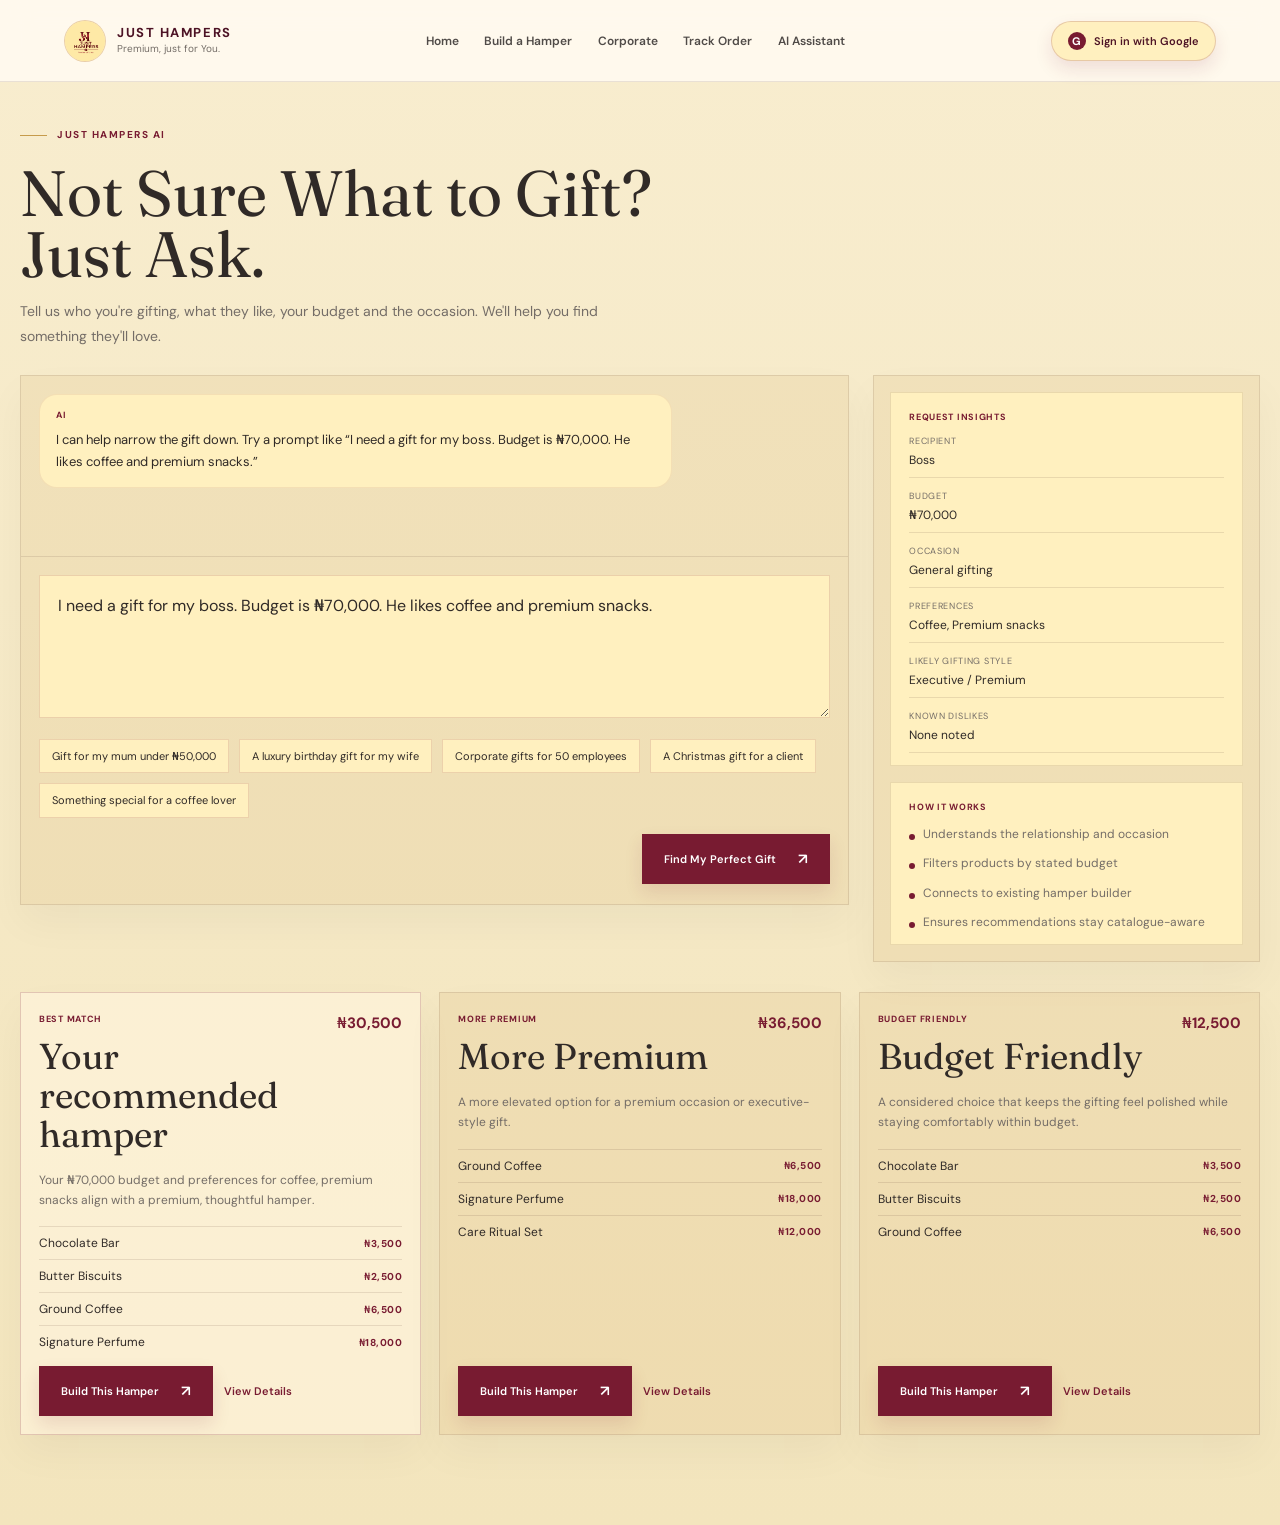
<file: ai.html>
<!doctype html>
<html lang="en">
<head>
  <meta charset="utf-8">
  <meta name="viewport" content="width=device-width, initial-scale=1">
  <meta name="theme-color" content="#fff0bf">
  <meta name="description" content="Ask Just Hampers AI for gift ideas, budget-aware hampers and premium gifting suggestions.">
  <title>JUST HAMPERS AI | Just Hampers</title>
  <link rel="preconnect" href="https://fonts.googleapis.com">
  <link rel="preconnect" href="https://fonts.gstatic.com" crossorigin>
  <link href="https://fonts.googleapis.com/css2?family=DM+Sans:wght@400;500;600;700&family=Fraunces:opsz,wght@9..144,400;9..144,500;9..144,600&display=swap" rel="stylesheet">
  <link rel="icon" type="image/jpeg" href="justhamperlogo.jpeg">
  <link rel="stylesheet" href="styles.css">
  <link rel="stylesheet" href="ai.css">
  <script defer src="js/auth.js"></script>
  <script defer src="js/data.js"></script>
  <script defer src="js/builder-data.js"></script>
  <script defer src="js/ai.js"></script>
</head>
<body class="ai-body">
  <a class="skip-link" href="#ai-main">Skip to AI assistant</a>
  <header class="site-header ai-header">
    <a class="brand" href="index.html" aria-label="Just Hampers home">
      <img class="brand-mark" src="justhamperlogo.jpeg" alt="" width="46" height="46">
      <span class="brand-copy"><strong>JUST HAMPERS</strong><small>Premium, just for You.</small></span>
    </a>
    <button class="menu-toggle" type="button" aria-label="Open AI navigation" aria-expanded="false" aria-controls="ai-navigation">
      <span></span><span></span>
    </button>
    <nav class="ai-navigation" id="ai-navigation" aria-label="AI navigation">
      <a href="index.html">Home</a>
      <a href="builder.html">Build a Hamper</a>
      <a href="corporate.html">Corporate</a>
      <a href="tracking.html">Track Order</a>
      <a href="ai.html" aria-current="page">AI Assistant</a>
    </nav>
    <div class="auth-widget auth-widget-inline" data-auth-root aria-live="polite"></div>
  </header>

  <main class="ai-page" id="ai-main">
    <section class="ai-intro" aria-labelledby="ai-title">
      <p class="eyebrow"><span class="eyebrow-line"></span> JUST HAMPERS AI</p>
      <h1 id="ai-title">Not Sure What to Gift? Just Ask.</h1>
      <p>Tell us who you're gifting, what they like, your budget and the occasion. We'll help you find something they'll love.</p>
    </section>

    <section class="ai-shell" aria-label="Gifting assistant shell">
      <div class="ai-chat-panel">
        <div class="chat-thread" id="chat-thread" aria-live="polite">
          <div class="message assistant-message">
            <span class="message-role">AI</span>
            <p>I can help narrow the gift down. Try a prompt like “I need a gift for my boss. Budget is ₦70,000. He likes coffee and premium snacks.”</p>
          </div>
        </div>

        <form id="ai-form" class="ai-form" novalidate>
          <label class="sr-only" for="gift-query">Describe your gift idea</label>
          <textarea id="gift-query" name="gift-query" rows="4" aria-label="Describe your gifting need" placeholder='I need a gift for my boss. Budget is ₦70,000. He likes coffee and premium snacks.'>I need a gift for my boss. Budget is ₦70,000. He likes coffee and premium snacks.</textarea>
          <div class="ai-form-actions">
            <div class="suggestion-pills" aria-label="Suggested prompts">
              <button type="button" class="suggestion-chip" data-prompt="Gift for my mum under ₦50,000">Gift for my mum under ₦50,000</button>
              <button type="button" class="suggestion-chip" data-prompt="A luxury birthday gift for my wife">A luxury birthday gift for my wife</button>
              <button type="button" class="suggestion-chip" data-prompt="Corporate gifts for 50 employees">Corporate gifts for 50 employees</button>
              <button type="button" class="suggestion-chip" data-prompt="A Christmas gift for a client">A Christmas gift for a client</button>
              <button type="button" class="suggestion-chip" data-prompt="Something special for a coffee lover">Something special for a coffee lover</button>
            </div>
            <button class="button button-primary ai-submit" type="submit">Find My Perfect Gift <span aria-hidden="true">↗</span></button>
          </div>
        </form>
      </div>

      <aside class="ai-insight-panel" aria-live="polite">
        <div class="insight-card">
          <p class="card-label">Request Insights</p>
          <dl id="ai-insights"></dl>
        </div>
        <div class="insight-card">
          <p class="card-label">How it works</p>
          <ul class="mini-list">
            <li>Understands the relationship and occasion</li>
            <li>Filters products by stated budget</li>
            <li>Connects to existing hamper builder</li>
            <li>Ensures recommendations stay catalogue-aware</li>
          </ul>
        </div>
      </aside>
    </section>

    <section class="recommendation-section" id="recommendations" aria-live="polite"></section>
  </main>
</body>
</html>
</file>
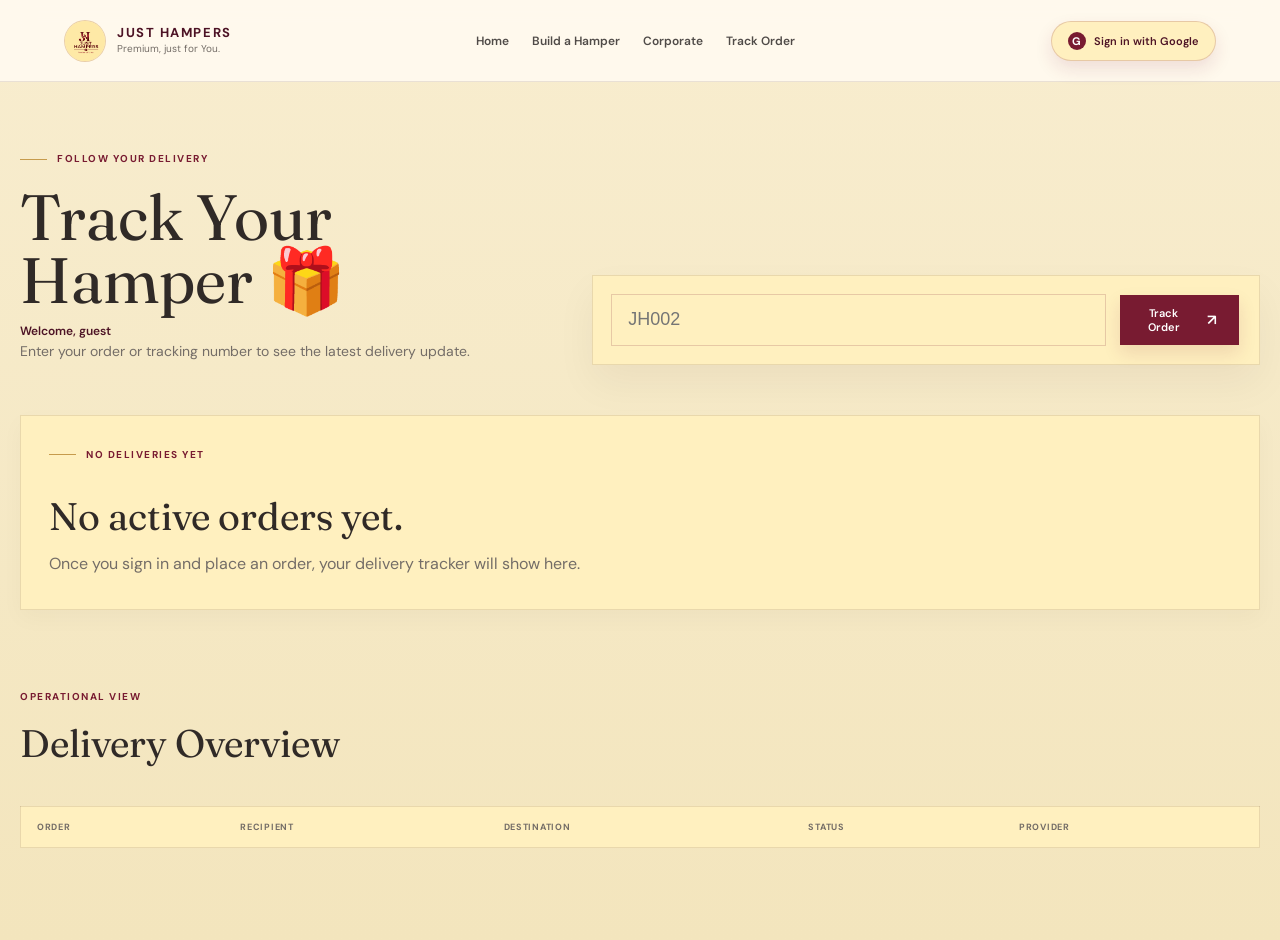
<file: tracking.html>
<!doctype html>
<html lang="en">
<head>
  <meta charset="utf-8">
  <meta name="viewport" content="width=device-width, initial-scale=1">
  <meta name="theme-color" content="#fff0bf">
  <meta name="description" content="Track your Just Hampers order and monitor delivery progress, fulfilment updates and delivery partner status.">
  <title>Track Your Hamper | Just Hampers</title>
  <link rel="preconnect" href="https://fonts.googleapis.com">
  <link rel="preconnect" href="https://fonts.gstatic.com" crossorigin>
  <link href="https://fonts.googleapis.com/css2?family=DM+Sans:wght@400;500;600;700&family=Fraunces:opsz,wght@9..144,400;9..144,500;9..144,600&display=swap" rel="stylesheet">
  <link rel="icon" type="image/jpeg" href="justhamperlogo.jpeg">
  <link rel="stylesheet" href="styles.css">
  <link rel="stylesheet" href="tracking.css">
  <script defer src="js/auth.js"></script>
  <script defer src="js/tracking-data.js"></script>
  <script defer src="js/tracking.js"></script>
</head>
<body class="tracking-body">
  <a class="skip-link" href="#tracking-main">Skip to tracking</a>
  <header class="site-header tracking-header">
    <a class="brand" href="index.html" aria-label="Just Hampers home">
      <img class="brand-mark" src="justhamperlogo.jpeg" alt="" width="46" height="46">
      <span class="brand-copy"><strong>JUST HAMPERS</strong><small>Premium, just for You.</small></span>
    </a>
    <button class="menu-toggle" type="button" aria-label="Open tracking navigation" aria-expanded="false" aria-controls="tracking-navigation">
      <span></span><span></span>
    </button>
    <nav class="tracking-navigation" id="tracking-navigation" aria-label="Tracking navigation">
      <a href="index.html">Home</a>
      <a href="builder.html">Build a Hamper</a>
      <a href="corporate.html">Corporate</a>
      <a href="tracking.html" aria-current="page">Track Order</a>
    </nav>
    <div class="auth-widget auth-widget-inline" data-auth-root aria-live="polite"></div>
  </header>

  <main class="tracking-page" id="tracking-main">
    <section class="tracking-search-panel" aria-labelledby="tracking-title">
      <div class="tracking-intro">
        <p class="eyebrow"><span class="eyebrow-line"></span> Follow your delivery</p>
        <h1 id="tracking-title">Track Your Hamper <span aria-hidden="true">🎁</span></h1>
        <p class="welcome-line" data-auth-welcome>Welcome, guest</p>
        <p>Enter your order or tracking number to see the latest delivery update.</p>
      </div>

      <form class="tracking-search-form" id="tracking-form" novalidate>
        <label class="sr-only" for="tracking-input">Order or tracking number</label>
        <input id="tracking-input" name="tracking" type="text" autocomplete="off" value="JH002" placeholder="JH002" aria-label="Order or tracking number">
        <button class="button button-primary" type="submit">Track Order <span aria-hidden="true">↗</span></button>
      </form>
    </section>

    <section class="tracking-result" id="tracking-result" aria-live="polite"></section>

    <section class="delivery-admin-panel" aria-labelledby="admin-overview-title">
      <div class="panel-heading">
        <div>
          <p class="eyebrow">Operational view</p>
          <h2 id="admin-overview-title">Delivery Overview</h2>
        </div>
      </div>
      <div class="admin-stats" id="admin-stats"></div>
      <div class="admin-table-wrap">
        <table class="shipment-table">
          <thead>
            <tr>
              <th scope="col">Order</th>
              <th scope="col">Recipient</th>
              <th scope="col">Destination</th>
              <th scope="col">Status</th>
              <th scope="col">Provider</th>
            </tr>
          </thead>
          <tbody id="shipment-table-body"></tbody>
        </table>
      </div>
    </section>
  </main>
</body>
</html>
</file>
<file: styles.css>
:root {
  color-scheme: light;
  --paper: #f8edcf;
  --cream: #fff0bf;
  --cream-deep: #f7e5a7;
  --ink: #302a27;
  --muted: #746d67;
  --berry: #781b31;
  --berry-dark: #4d1325;
  --berry-soft: #f3e4e4;
  --sage: #e8ede2;
  --sage-dark: #52664c;
  --peach: #f2d9ca;
  --gold: #c69b4c;
  --line: rgba(73, 40, 36, .15);
  --serif: 'Fraunces', Georgia, serif;
  --sans: 'DM Sans', 'Helvetica Neue', sans-serif;
  --content: 1240px;
  font-family: var(--sans);
  color: var(--ink);
  background: var(--paper);
  font-synthesis: none;
  text-rendering: optimizeLegibility;
  -webkit-font-smoothing: antialiased;
  -moz-osx-font-smoothing: grayscale;
  scroll-behavior: smooth;
}

* { box-sizing: border-box; }
body { margin: 0; min-width: 320px; background: var(--paper); }
body.menu-open { overflow: hidden; }
button, a { font: inherit; }
a { color: inherit; text-decoration: none; }
button { color: inherit; }
img { display: block; max-width: 100%; }
::selection { color: #fffaf0; background: var(--berry); }

.skip-link { position: fixed; z-index: 100; top: 8px; left: 8px; padding: 12px 16px; color: #fff; background: var(--berry-dark); transform: translateY(-150%); }
.skip-link:focus { transform: translateY(0); }
:focus-visible { outline: 3px solid var(--gold); outline-offset: 4px; }

.announcement { min-height: 34px; display: flex; align-items: center; justify-content: center; gap: 18px; padding: 6px 20px; color: #fff9ef; background: var(--berry); font-size: 10px; letter-spacing: .08em; }
.announcement a { color: var(--cream); font-weight: 600; transition: color .2s ease; }
.announcement a:hover { color: #fff; }

.site-header { position: sticky; z-index: 20; top: 0; display: flex; align-items: center; justify-content: space-between; width: 100%; min-height: 82px; padding: 12px max(5vw, calc((100vw - var(--content)) / 2)); border-bottom: 1px solid transparent; background: rgba(255, 250, 240, .94); transition: min-height .25s ease, box-shadow .25s ease, border-color .25s ease, background .25s ease; backdrop-filter: blur(14px); }
.site-header.is-scrolled { min-height: 70px; border-color: var(--line); box-shadow: 0 7px 24px rgba(63, 38, 29, .08); background: rgba(255, 250, 240, .98); }
.brand { display: inline-flex; align-items: center; gap: 11px; min-width: 0; }
.brand-mark { width: 42px; height: 42px; flex: 0 0 42px; border: 1px solid rgba(120, 27, 49, .16); border-radius: 50%; background: var(--cream); object-fit: cover; object-position: center 38%; }
.brand-copy { display: flex; flex-direction: column; gap: 3px; }
.brand-copy strong { color: var(--berry-dark); font-size: 13px; line-height: 1; letter-spacing: .12em; }
.brand-copy small { color: var(--muted); font-size: 10px; }
.primary-navigation { display: flex; align-items: center; gap: clamp(18px, 2.5vw, 34px); }
.primary-navigation > a:not(.nav-cta) { position: relative; padding: 8px 0; color: #514943; font-size: 12px; transition: color .2s ease; }
.primary-navigation > a:not(.nav-cta)::after { position: absolute; right: 0; bottom: 2px; left: 0; height: 1px; background: var(--berry); content: ''; transform: scaleX(0); transform-origin: left; transition: transform .2s ease; }
.primary-navigation > a:not(.nav-cta):hover { color: var(--berry); }
.primary-navigation > a:not(.nav-cta):hover::after { transform: scaleX(1); }
.nav-cta { display: inline-flex; align-items: center; gap: 14px; min-height: 42px; padding: 0 17px; color: #fffaf0; background: var(--berry); font-size: 11px; font-weight: 600; transition: transform .2s ease, background .2s ease; }
.nav-cta:hover { background: var(--berry-dark); transform: translateY(-2px); }

.auth-widget { display: flex; align-items: center; justify-content: flex-end; margin-left: 18px; }
.auth-widget-inline { margin-left: 12px; }
.auth-chip {
  display: inline-flex;
  align-items: center;
  gap: 10px;
  padding: 8px 12px;
  border: 1px solid rgba(120, 27, 49, 0.18);
  border-radius: 999px;
  background: var(--cream);
  box-shadow: 0 8px 18px rgba(58, 39, 31, 0.06);
}
.auth-avatar {
  width: 32px;
  height: 32px;
  border: 1px solid rgba(120, 27, 49, 0.2);
  border-radius: 50%;
  object-fit: cover;
}
.auth-copy { display: flex; flex-direction: column; line-height: 1.1; }
.auth-copy span { color: var(--muted); font-size: 9px; text-transform: uppercase; letter-spacing: 0.08em; }
.auth-copy strong { color: var(--ink); font-size: 12px; }
.auth-signout, .auth-button {
  border: 1px solid rgba(120, 27, 49, 0.18);
  border-radius: 999px;
  background: var(--cream);
  color: var(--berry-dark);
  font: inherit;
  font-size: 11px;
  font-weight: 600;
  cursor: pointer;
  transition: transform 0.2s ease, box-shadow 0.2s ease;
}
.auth-signout { padding: 7px 10px; }
.auth-button {
  display: inline-flex;
  align-items: center;
  gap: 8px;
  padding: 10px 16px;
  box-shadow: 0 8px 18px rgba(120, 27, 49, 0.12);
}
.auth-button span { display: inline-flex; align-items: center; justify-content: center; width: 18px; height: 18px; border-radius: 50%; background: var(--berry); color: white; font-weight: 700; }
.auth-button:hover, .auth-signout:hover { transform: translateY(-1px); }
.welcome-line { margin: 8px 0 0; color: var(--berry-dark); font-size: 12px; font-weight: 600; }
.auth-gate-note {
  margin-top: 10px;
  padding: 10px 12px;
  border: 1px solid rgba(120, 27, 49, 0.18);
  border-radius: 12px;
  background: #f6e9c8;
  color: var(--muted);
  font-size: 12px;
  line-height: 1.5;
}
.auth-gate-note strong { color: var(--berry-dark); }
.menu-toggle { display: none; }

.section-wrap, .section-pad { width: min(var(--content), calc(100% - 10vw)); margin-inline: auto; }
.section-pad { padding-block: 106px; }
.hero { position: relative; display: grid; grid-template-columns: minmax(0, .95fr) minmax(350px, .9fr); align-items: center; gap: clamp(55px, 8vw, 116px); min-height: min(750px, calc(100svh - 116px)); padding-block: 60px 100px; }
.hero-copy { position: relative; z-index: 1; padding-top: 5px; }
.eyebrow { display: flex; align-items: center; gap: 10px; margin: 0 0 20px; color: var(--berry); font-size: 10px; font-weight: 700; letter-spacing: .15em; line-height: 1.4; text-transform: uppercase; }
.eyebrow-line { display: block; width: 27px; height: 1px; background: var(--gold); }
h1, h2, h3, p { margin-top: 0; }
h1, h2 { font-family: var(--serif); font-weight: 400; }
h1 { max-width: 650px; margin-bottom: 24px; font-size: clamp(46px, 6.2vw, 76px); line-height: .99; letter-spacing: 0; }
h1 em, h2 em { color: var(--berry); font-weight: 400; }
.hero-intro { max-width: 445px; margin-bottom: 29px; color: var(--muted); font-size: 14px; line-height: 1.85; }
.hero-actions { display: flex; flex-wrap: wrap; align-items: center; gap: 12px 20px; }
.button { min-height: 50px; display: inline-flex; align-items: center; justify-content: center; gap: 22px; padding: 0 21px; border: 1px solid transparent; border-radius: 0; font-size: 11px; font-weight: 600; cursor: pointer; transition: color .22s ease, background .22s ease, border-color .22s ease, transform .22s ease, box-shadow .22s ease; }
.button:hover { transform: translateY(-2px); }
.button-primary { color: white; background: var(--berry); box-shadow: 0 8px 18px rgba(120, 27, 49, .12); }
.button-primary:hover { background: var(--berry-dark); box-shadow: 0 12px 22px rgba(120, 27, 49, .2); }
.button-primary span, .button-light span, .button-outline-light span { font-size: 15px; }
.button-text { padding-inline: 0; color: var(--berry); background: transparent; }
.button-text:hover { color: var(--berry-dark); }
.hero-note { display: flex; align-items: center; gap: 13px; margin-top: 45px; color: var(--muted); font-family: var(--serif); font-size: 13px; line-height: 1.45; }
.hero-note strong { color: var(--ink); font-weight: 500; }
.note-spark { display: grid; width: 36px; height: 36px; place-items: center; border: 1px solid var(--gold); border-radius: 50%; color: var(--berry); font-size: 19px; }
.hero-visual { position: relative; justify-self: end; width: min(100%, 485px); padding: 0 18px 20px 0; }
.hero-image-frame { position: relative; overflow: hidden; width: 100%; aspect-ratio: .82; border-radius: 48% 48% 4px 4px; background: var(--cream-deep); }
.hero-image-frame::after { position: absolute; inset: 55% 0 0; background: linear-gradient(transparent, rgba(35, 20, 17, .35)); content: ''; }
.hero-image-frame img { width: 100%; height: 100%; object-fit: cover; object-position: 50% 50%; animation: image-drift 14s ease-in-out infinite alternate; }
.image-caption { position: absolute; z-index: 1; right: 24px; bottom: 22px; left: 24px; display: flex; justify-content: space-between; color: #fffaf0; font-size: 9px; letter-spacing: .11em; }
.hero-seal { position: absolute; top: 15%; right: -20px; display: flex; width: 88px; height: 88px; flex-direction: column; align-items: center; justify-content: center; border-radius: 50%; color: var(--berry-dark); background: var(--cream); box-shadow: 0 4px 16px rgba(48, 27, 22, .09); font-size: 8px; font-weight: 700; letter-spacing: .12em; transform: rotate(10deg); }
.hero-seal i { margin-top: 4px; color: var(--berry); font-size: 14px; font-style: normal; }
.hero-side-note { position: absolute; right: -10px; bottom: 19%; color: var(--berry); font-family: var(--serif); font-size: 13px; line-height: 1.25; transform: rotate(90deg) translateX(50%); transform-origin: right; }
.scroll-cue { position: absolute; bottom: 29px; left: 0; display: flex; align-items: center; gap: 12px; color: var(--muted); font-size: 9px; letter-spacing: .1em; text-transform: uppercase; }
.scroll-cue span:last-child { color: var(--berry); font-size: 15px; }

.section-heading { display: flex; align-items: end; justify-content: space-between; gap: 36px; margin-bottom: 38px; }
.section-heading .eyebrow, .occasion-heading .eyebrow, .process-heading .eyebrow, .about-copy .eyebrow, .custom-copy .eyebrow { margin-bottom: 12px; }
.section-heading h2, .occasion-heading h2, .process-heading h2, .about-copy h2, .custom-copy h2, .final-cta h2 { margin: 0; font-size: clamp(37px, 4.5vw, 56px); line-height: 1.02; }
.section-heading > p { max-width: 325px; margin: 0 0 3px; color: var(--muted); font-size: 12px; line-height: 1.8; }
.categories-section { padding-top: 82px; padding-bottom: 96px; }
.category-grid { display: grid; grid-template-columns: repeat(5, minmax(0, 1fr)); gap: 24px 15px; }
.category-card { min-width: 0; }
.category-card > a { display: block; height: 100%; }
.category-image { position: relative; overflow: hidden; aspect-ratio: 1.05; background: var(--sage); }
.category-image img { width: 100%; height: 100%; object-fit: cover; transition: transform .6s cubic-bezier(.2,.65,.3,1), filter .35s ease; }
.category-card:hover .category-image img { transform: scale(1.055); filter: saturate(1.04); }
.category-icon { position: absolute; right: 11px; bottom: 11px; display: grid; width: 31px; height: 31px; place-items: center; border: 1px solid rgba(120, 27, 49, .1); border-radius: 50%; color: var(--berry); background: var(--paper); font-size: 15px; }
.category-copy { display: flex; align-items: center; justify-content: space-between; gap: 5px; padding: 13px 1px 4px; }
.category-copy h3 { margin: 0 0 5px; color: var(--ink); font-family: var(--serif); font-size: 17px; font-weight: 500; line-height: 1.15; }
.category-copy p { margin: 0; color: var(--muted); font-size: 10px; line-height: 1.5; }
.round-arrow { display: grid; width: 26px; height: 26px; flex: 0 0 26px; place-items: center; border: 1px solid var(--line); border-radius: 50%; color: var(--berry); font-size: 12px; transition: color .2s ease, background .2s ease, border-color .2s ease; }
.category-card:hover .round-arrow { color: white; background: var(--berry); border-color: var(--berry); }

.featured-section { padding-top: 89px; padding-bottom: 108px; background: #f5f0e8; }
.featured-section.section-pad { width: 100%; padding-inline: max(5vw, calc((100vw - var(--content)) / 2)); }
.product-grid { display: grid; grid-template-columns: repeat(3, minmax(0, 1fr)); gap: 32px 21px; }
.product-card { min-width: 0; }
.product-image { position: relative; overflow: hidden; aspect-ratio: 1.12; background: var(--sage); }
.product-image::after { position: absolute; inset: 58% 0 0; background: linear-gradient(transparent, rgba(30, 21, 17, .16)); content: ''; pointer-events: none; }
.product-image img { width: 100%; height: 100%; object-fit: cover; transition: transform .7s cubic-bezier(.2,.65,.3,1); }
.product-card:hover .product-image img { transform: scale(1.04); }
.product-edition { position: absolute; z-index: 1; bottom: 15px; left: 16px; color: white; font-size: 8px; letter-spacing: .13em; }
.product-view { position: absolute; z-index: 2; top: 13px; right: 13px; display: inline-flex; min-height: 36px; align-items: center; gap: 8px; padding: 0 12px; border: 0; border-radius: 999px; color: var(--berry-dark); background: var(--paper); font-size: 10px; font-weight: 600; cursor: pointer; transition: color .2s ease, background .2s ease, transform .2s ease; }
.product-view:hover { color: white; background: var(--berry); transform: translateY(-2px); }
.product-view span { font-size: 13px; }
.product-copy { padding-top: 15px; }
.product-title-row { display: flex; align-items: baseline; justify-content: space-between; gap: 12px; }
.product-title-row h3 { margin: 0; font-family: var(--serif); font-size: 21px; font-weight: 500; }
.product-price { color: var(--berry); font-size: 10px; font-weight: 600; white-space: nowrap; }
.product-copy > p { min-height: 38px; margin: 7px 0 13px; color: var(--muted); font-size: 11px; line-height: 1.65; }
.product-meta { display: flex; align-items: center; justify-content: space-between; gap: 8px; padding-top: 11px; border-top: 1px solid var(--line); }
.product-meta > span { color: var(--muted); font-size: 10px; }
.product-meta button { padding: 3px 0; border: 0; color: var(--berry); background: transparent; font-size: 10px; font-weight: 700; cursor: pointer; }
.product-meta button span { margin-left: 7px; font-size: 13px; }
.catalogue-note { margin: 34px 0 0; color: var(--muted); font-size: 10px; text-align: center; }

.gift-lookbook.section-pad { width: 100%; padding-inline: max(5vw, calc((100vw - var(--content)) / 2)); background: var(--cream); }
.gift-gallery { display: grid; grid-template-columns: repeat(4, minmax(0, 1fr)); grid-auto-rows: clamp(190px, 21vw, 270px); gap: 13px; }
.gift-gallery-card { position: relative; overflow: hidden; min-width: 0; min-height: 0; margin: 0; background: var(--cream-deep); }
.gift-gallery-card img, .gift-gallery-card video { width: 100%; height: 100%; object-fit: cover; transition: transform .55s cubic-bezier(.2,.65,.3,1); }
.gift-gallery-card:hover img { transform: scale(1.035); }
.gift-gallery-card figcaption { position: absolute; right: 0; bottom: 0; left: 0; display: flex; flex-direction: column; gap: 4px; padding: 35px 15px 13px; color: white; background: linear-gradient(transparent, rgba(34, 19, 19, .78)); pointer-events: none; }
.gift-gallery-card figcaption span { font-family: var(--serif); font-size: 17px; }
.gift-gallery-card figcaption small { color: rgba(255, 250, 240, .8); font-size: 8px; letter-spacing: .1em; text-transform: uppercase; }
.gift-gallery-lead { grid-column: span 2; grid-row: span 2; }
.gift-gallery-video video { display: block; background: #241b1b; }
.custom-section { position: relative; display: grid; grid-template-columns: minmax(0, 1.05fr) minmax(0, .95fr); align-items: center; gap: clamp(55px, 9vw, 130px); overflow: hidden; padding: 100px max(8vw, calc((100vw - 1100px) / 2)); background: var(--cream); }
.custom-visual { position: relative; width: 100%; max-width: 480px; }
.custom-visual img { width: 100%; aspect-ratio: .95; object-fit: cover; }
.custom-photo-label { position: absolute; right: -20px; bottom: 22px; display: flex; flex-direction: column; gap: 4px; padding: 14px 18px; color: var(--berry-dark); background: var(--paper); font-size: 8px; font-weight: 700; letter-spacing: .13em; }
.custom-copy { position: relative; z-index: 1; max-width: 430px; }
.custom-copy h2 { margin-bottom: 22px; }
.custom-copy > p:not(.eyebrow) { margin-bottom: 27px; color: #625851; font-size: 13px; line-height: 1.9; }
.coming-note { display: flex; align-items: center; gap: 8px; margin-top: 17px; color: var(--muted); font-size: 10px; }
.status-dot { width: 7px; height: 7px; border-radius: 50%; background: var(--sage-dark); }
.custom-star { position: absolute; right: 5%; bottom: 13%; color: rgba(120, 27, 49, .15); font-size: 90px; }

.why-section { padding-top: 110px; padding-bottom: 108px; }
.section-heading-centered { align-items: center; flex-direction: column; gap: 12px; margin-bottom: 42px; text-align: center; }
.section-heading-centered .eyebrow { justify-content: center; }
.section-heading-centered > p { max-width: 390px; margin: 0; }
.feature-grid { display: grid; grid-template-columns: repeat(3, minmax(0, 1fr)); border-top: 1px solid var(--line); border-left: 1px solid var(--line); }
.feature-card { min-height: 180px; padding: 25px 26px 20px; border-right: 1px solid var(--line); border-bottom: 1px solid var(--line); transition: background .25s ease; }
.feature-card:hover { background: #f6e9c8; }
.feature-icon { display: grid; width: 35px; height: 35px; margin-bottom: 17px; place-items: center; border-radius: 50%; color: var(--berry); background: var(--berry-soft); font-size: 17px; }
.feature-card:nth-child(2n) .feature-icon { color: var(--sage-dark); background: var(--sage); }
.feature-card h3 { margin: 0 0 8px; font-family: var(--serif); font-size: 19px; font-weight: 500; }
.feature-card p { max-width: 260px; margin: 0; color: var(--muted); font-size: 11px; line-height: 1.7; }

.process-section { display: grid; grid-template-columns: .85fr 1.15fr; gap: 70px; padding-top: 91px; padding-bottom: 98px; background: #f4eee5; }
.process-section.section-pad { width: 100%; padding-inline: max(5vw, calc((100vw - var(--content)) / 2)); }
.process-heading h2 { margin-bottom: 19px; }
.process-heading > p:last-child { max-width: 300px; margin: 0; color: var(--muted); font-size: 12px; line-height: 1.8; }
.process-list { display: grid; grid-template-columns: repeat(2, minmax(0, 1fr)); align-content: center; gap: 29px 23px; }
.process-step { position: relative; padding: 3px 5px 2px 54px; }
.step-number { position: absolute; top: 0; left: 0; color: var(--berry); font-family: var(--serif); font-size: 24px; }
.step-connector { position: absolute; top: 15px; left: 34px; width: 11px; height: 1px; background: var(--gold); }
.process-step h3 { margin: 0 0 7px; font-family: var(--serif); font-size: 20px; font-weight: 500; }
.process-step p { max-width: 215px; margin: 0; color: var(--muted); font-size: 11px; line-height: 1.7; }

.occasion-section { padding-top: 104px; padding-bottom: 100px; }
.occasion-heading { display: flex; align-items: end; justify-content: space-between; gap: 20px; margin-bottom: 32px; }
.occasion-heading .eyebrow { display: block; }
.occasion-heading h2 { font-size: clamp(35px, 4vw, 49px); }
.occasion-heading > p:last-child { margin: 0 0 4px; color: var(--muted); font-size: 12px; }
.occasion-track { display: grid; grid-template-columns: repeat(5, minmax(0, 1fr)); gap: 11px; }
.occasion-card { position: relative; display: flex; min-height: 92px; align-items: center; gap: 12px; padding: 14px 13px; border: 1px solid var(--line); background: rgba(198,155,76,.12); transition: color .2s ease, background .2s ease, border-color .2s ease, transform .2s ease; }
.occasion-card > span:first-child { display: grid; width: 35px; height: 35px; flex: 0 0 35px; place-items: center; border-radius: 50%; color: var(--berry); background: var(--berry-soft); font-size: 16px; }
.occasion-card > span:nth-child(2) { max-width: 110px; color: #48413b; font-family: var(--serif); font-size: 15px; line-height: 1.1; }
.occasion-card i { position: absolute; top: 12px; right: 12px; color: var(--berry); font-size: 11px; font-style: normal; opacity: 0; transform: translate(-3px, 3px); transition: opacity .2s ease, transform .2s ease; }
.occasion-card:hover { border-color: var(--berry); background: #f6e9c8; transform: translateY(-3px); }
.occasion-card:hover i { opacity: 1; transform: translate(0); }

.about-section { display: grid; grid-template-columns: minmax(0, .95fr) minmax(0, .8fr); align-items: center; gap: clamp(55px, 10vw, 140px); padding-top: 90px; padding-bottom: 96px; }
.about-image { position: relative; max-width: 490px; }
.about-image img { width: 100%; aspect-ratio: 1.08; object-fit: cover; }
.about-image-note { position: absolute; right: -27px; bottom: 23px; padding: 15px 20px; color: var(--berry-dark); background: var(--cream); font-family: var(--serif); font-size: 16px; line-height: 1.15; }
.about-copy { max-width: 470px; }
.about-copy h2 { margin-bottom: 24px; }
.about-copy > p:not(.eyebrow) { margin-bottom: 14px; color: var(--muted); font-size: 12px; line-height: 1.9; }
.text-link { display: inline-flex; align-items: center; gap: 17px; margin-top: 11px; padding-bottom: 6px; border-bottom: 1px solid var(--berry); color: var(--berry); font-size: 11px; font-weight: 700; transition: gap .2s ease; }
.text-link:hover { gap: 24px; }

.testimonial-section { padding-top: 88px; padding-bottom: 112px; background: var(--sage); }
.testimonial-section.section-pad { width: 100%; padding-inline: max(5vw, calc((100vw - var(--content)) / 2)); }
.testimonial-section .section-heading > p { max-width: 340px; }
.testimonial-grid { display: grid; grid-template-columns: repeat(3, minmax(0, 1fr)); gap: 15px; }
.testimonial-card { display: flex; min-height: 240px; flex-direction: column; padding: 22px 23px 18px; border: 1px solid rgba(65, 83, 58, .17); background: rgba(255, 250, 240, .62); }
.testimonial-top { display: flex; align-items: center; justify-content: space-between; }
.stars { color: var(--berry); font-size: 12px; letter-spacing: .11em; }
.sample-tag { padding: 5px 7px; color: var(--sage-dark); background: var(--sage); font-size: 8px; font-weight: 700; letter-spacing: .1em; }
.testimonial-card blockquote { flex: 1; margin: 21px 0 18px; color: #4f4943; font-family: var(--serif); font-size: 18px; line-height: 1.5; }
.testimonial-author { display: flex; align-items: center; gap: 10px; padding-top: 13px; border-top: 1px solid var(--line); }
.author-mark { display: grid; width: 32px; height: 32px; place-items: center; border-radius: 50%; color: white; background: var(--berry); font-family: var(--serif); font-size: 15px; }
.testimonial-author > span:last-child { display: flex; flex-direction: column; gap: 2px; }
.testimonial-author strong { font-size: 10px; }
.testimonial-author small { color: var(--muted); font-size: 9px; }

.final-cta { position: relative; display: flex; min-height: 430px; flex-direction: column; align-items: center; justify-content: center; overflow: hidden; padding: 76px 20px; color: #fff9ed; background: var(--berry-dark); text-align: center; }
.final-cta::before, .final-cta::after { position: absolute; width: 340px; height: 340px; border: 1px solid rgba(255, 240, 191, .15); border-radius: 50%; content: ''; }
.final-cta::before { top: -230px; left: -125px; }
.final-cta::after { right: -140px; bottom: -265px; width: 430px; height: 430px; }
.final-cta .eyebrow { justify-content: center; color: var(--cream); }
.final-cta h2 { margin-bottom: 16px; font-size: clamp(43px, 5.4vw, 64px); }
.final-cta h2 em { color: var(--cream); }
.final-cta > p:not(.eyebrow) { margin: 0 0 24px; color: rgba(255, 249, 237, .76); font-size: 12px; }
.cta-actions { justify-content: center; }
.button-light { color: var(--berry-dark); background: var(--cream); }
.button-light:hover { background: var(--cream); }
.button-outline-light { border-color: rgba(255, 249, 237, .5); color: #fff9ed; background: transparent; }
.button-outline-light:hover { border-color: var(--cream); color: var(--berry-dark); background: var(--cream); }
.cta-stamp { position: absolute; top: 50%; left: max(8%, calc((100% - 1100px) / 2)); display: flex; width: 94px; height: 94px; flex-direction: column; align-items: center; justify-content: center; border: 1px solid rgba(255, 240, 191, .5); border-radius: 50%; color: var(--cream); font-size: 8px; font-weight: 600; letter-spacing: .12em; line-height: 1.35; transform: translateY(-50%) rotate(-12deg); }
.cta-stamp span { font-weight: 700; }
.cta-stamp i { position: absolute; right: -13px; bottom: -10px; color: var(--cream); font-size: 22px; font-style: normal; }
.cta-decoration { position: absolute; right: max(8%, calc((100% - 1100px) / 2)); bottom: 65px; color: rgba(255, 240, 191, .45); font-size: 37px; }

.site-footer { padding: 61px max(5vw, calc((100vw - var(--content)) / 2)) 0; color: #fff7ed; background: #2e2525; }
.footer-main { display: grid; grid-template-columns: 1.4fr .75fr 1.05fr 1.05fr .7fr; gap: 35px; padding-bottom: 48px; }
.brand-footer .brand-copy strong { color: #fff7ed; }
.brand-footer .brand-copy small { color: #d3c7bd; }
.footer-brand > p { margin: 18px 0 0; color: #c9bdb3; font-family: var(--serif); font-size: 17px; line-height: 1.4; }
.footer-column { display: flex; flex-direction: column; align-items: flex-start; gap: 11px; }
.footer-column h2 { margin: 3px 0 8px; color: var(--cream); font-family: var(--sans); font-size: 10px; font-weight: 600; letter-spacing: .13em; text-transform: uppercase; }
.footer-column > a, .footer-column > button, .footer-column > p { margin: 0; padding: 0; border: 0; color: #d7cdc3; background: none; font-size: 10px; line-height: 1.5; text-align: left; }
.footer-column > a, .footer-column > button { cursor: pointer; transition: color .2s ease; }
.footer-column > a:hover, .footer-column > button:hover { color: var(--cream); }
.footer-column > button span, .footer-column > p span { display: block; margin-top: 3px; color: #a99d94; font-size: 9px; }
.footer-contact { gap: 9px; }
.footer-contact > p { color: #e9ded4; }
.footer-social a { display: flex; width: 100%; justify-content: space-between; gap: 10px; }
.footer-social a span { color: var(--cream); }
.footer-bottom { display: flex; min-height: 55px; align-items: center; justify-content: space-between; gap: 15px; border-top: 1px solid rgba(255, 255, 255, .15); color: #bcb0a7; font-size: 9px; }
.footer-bottom i { margin-left: 5px; color: var(--cream); font-size: 12px; font-style: normal; }

.site-dialog { position: fixed; width: min(440px, calc(100% - 32px)); max-width: none; padding: 37px; border: 1px solid rgba(120, 27, 49, .15); color: var(--ink); background: var(--paper); box-shadow: 0 24px 80px rgba(32, 16, 18, .25); }
.site-dialog[open] { animation: dialog-in .22s ease-out both; }
.site-dialog::backdrop { background: rgba(42, 23, 27, .54); backdrop-filter: blur(3px); }
.site-dialog .eyebrow { margin-bottom: 12px; }
.site-dialog h2 { margin: 0 30px 13px 0; color: var(--berry-dark); font-size: 36px; line-height: 1.05; }
.site-dialog > p:not(.eyebrow) { margin-bottom: 23px; color: var(--muted); font-size: 12px; line-height: 1.8; }
.dialog-close { position: absolute; top: 12px; right: 14px; width: 37px; height: 37px; border: 1px solid var(--line); border-radius: 50%; color: var(--berry); background: transparent; font-size: 24px; line-height: 1; cursor: pointer; }
.dialog-close:hover { background: var(--berry-soft); }
.dialog-action { min-height: 44px; }

.reveal { opacity: 0; transform: translateY(18px); transition: opacity .7s ease, transform .7s cubic-bezier(.2,.65,.3,1); transition-delay: calc(var(--card-index, 0) * 50ms); }
.reveal.is-visible { opacity: 1; transform: translateY(0); }
@keyframes image-drift { from { transform: scale(1.015) translateY(0); } to { transform: scale(1.06) translateY(-4px); } }
@keyframes dialog-in { from { opacity: 0; transform: translateY(12px) scale(.985); } to { opacity: 1; transform: translateY(0) scale(1); } }

@media (min-width: 1500px) {
  .hero { min-height: 760px; }
}

@media (max-width: 1050px) {
  .primary-navigation { gap: 17px; }
  .primary-navigation > a:not(.nav-cta) { font-size: 11px; }
  .nav-cta { gap: 9px; padding-inline: 12px; font-size: 10px; }
  .hero { gap: 52px; }
  .category-grid { grid-template-columns: repeat(4, minmax(0, 1fr)); }
  .custom-section { gap: 65px; padding-inline: 7vw; }
  .process-section { gap: 45px; }
  .footer-main { grid-template-columns: 1.2fr .75fr 1fr 1.1fr; }
  .footer-social { grid-column: 2 / -1; }
}

@media (max-width: 850px) {
  .occasion-track { grid-template-columns: repeat(10, minmax(145px, 1fr)); overflow-x: auto; margin-right: -5vw; padding: 2px 5vw 13px 1px; scroll-snap-type: x mandatory; scrollbar-color: var(--gold) transparent; scrollbar-width: thin; }
  .occasion-card { scroll-snap-align: start; }
}

@media (max-width: 760px) {
  .announcement { justify-content: space-between; gap: 10px; padding-inline: 5vw; font-size: 9px; }
  .announcement a { text-align: right; }
  .site-header, .site-header.is-scrolled { min-height: 68px; padding: 10px 5vw; }
  .brand-mark { width: 39px; height: 39px; flex-basis: 39px; }
  .brand-copy strong { font-size: 12px; }
  .brand-copy small { font-size: 9px; }
  .menu-toggle { z-index: 2; display: flex; width: 44px; height: 44px; flex-direction: column; align-items: center; justify-content: center; gap: 6px; border: 1px solid var(--line); border-radius: 50%; background: transparent; cursor: pointer; }
  .menu-toggle span { width: 17px; height: 1px; background: var(--berry); transition: transform .2s ease; }
  .menu-toggle[aria-expanded="true"] span:first-child { transform: translateY(3.5px) rotate(45deg); }
  .menu-toggle[aria-expanded="true"] span:last-child { transform: translateY(-3.5px) rotate(-45deg); }
  .primary-navigation { position: absolute; top: calc(100% - 1px); right: 0; left: 0; display: flex; visibility: hidden; flex-direction: column; align-items: stretch; gap: 0; padding: 9px 5vw 23px; border-bottom: 1px solid var(--line); background: var(--paper); box-shadow: 0 15px 25px rgba(43, 28, 24, .09); opacity: 0; transform: translateY(-9px); transition: visibility .22s, opacity .22s ease, transform .22s ease; }
  .primary-navigation.is-open { visibility: visible; opacity: 1; transform: translateY(0); }
  .primary-navigation > a:not(.nav-cta) { padding: 13px 0; border-bottom: 1px solid var(--line); font-size: 13px; }
  .primary-navigation > a:not(.nav-cta)::after { display: none; }
  .nav-cta { justify-content: space-between; margin-top: 15px; padding-inline: 16px; font-size: 11px; }
  .section-wrap, .section-pad { width: calc(100% - 10vw); }
  .section-pad { padding-block: 75px; }
  .hero { grid-template-columns: minmax(0, 1fr) minmax(0, .88fr); gap: 22px; min-height: 610px; padding-block: 54px 79px; }
  .hero-copy { align-self: center; }
  .hero h1 { font-size: clamp(40px, 7.2vw, 55px); }
  .hero-intro { font-size: 12px; }
  .hero-actions { align-items: flex-start; flex-direction: column; gap: 7px; }
  .hero-actions .button { min-height: 45px; }
  .button-text { justify-content: flex-start; }
  .hero-note { margin-top: 26px; font-size: 11px; }
  .hero-visual { width: calc(100% + 8px); padding-right: 10px; }
  .hero-seal { right: -3px; width: 68px; height: 68px; font-size: 7px; }
  .hero-side-note { right: -12px; font-size: 10px; }
  .image-caption { right: 13px; bottom: 15px; left: 13px; gap: 8px; font-size: 7px; }
  .scroll-cue { bottom: 21px; }
  .section-heading { align-items: flex-start; flex-direction: column; gap: 13px; margin-bottom: 28px; }
  .section-heading > p { max-width: 430px; }
  .categories-section { padding-top: 65px; }
  .category-grid { grid-template-columns: repeat(3, minmax(0, 1fr)); gap: 22px 12px; }
  .category-copy h3 { font-size: 16px; }
  .category-copy p { font-size: 9px; }
  .category-copy { align-items: flex-start; }
  .round-arrow { display: none; }
  .featured-section.section-pad, .process-section.section-pad, .testimonial-section.section-pad { padding-inline: 5vw; }
  .product-grid { grid-template-columns: repeat(2, minmax(0, 1fr)); gap: 26px 15px; }
  .product-title-row { align-items: flex-start; flex-direction: column; gap: 5px; }
  .product-title-row h3 { font-size: 19px; }
  .product-price { font-size: 9px; }
  .product-copy > p { min-height: 53px; }
  .product-meta > span, .product-meta button { font-size: 9px; }
  .custom-section { grid-template-columns: 1fr 1fr; gap: 30px; padding: 70px 7vw; }
  .custom-photo-label { right: -12px; bottom: 15px; padding: 10px 12px; font-size: 7px; }
  .custom-copy h2 { font-size: 39px; }
  .custom-copy > p:not(.eyebrow) { font-size: 11px; }
  .custom-copy .button { gap: 11px; padding-inline: 14px; font-size: 10px; }
  .coming-note { font-size: 9px; }
  .feature-grid { grid-template-columns: repeat(2, minmax(0, 1fr)); }
  .feature-card { min-height: 170px; padding: 20px 17px; }
  .process-section { grid-template-columns: 1fr; gap: 35px; }
  .process-list { gap: 24px 13px; }
  .process-step { padding-left: 46px; }
  .step-connector { left: 30px; }
  .occasion-heading { align-items: flex-start; flex-direction: column; gap: 11px; }
  .occasion-track { grid-template-columns: repeat(5, minmax(145px, 1fr)); overflow-x: auto; margin-right: -5vw; padding: 2px 5vw 13px 1px; scroll-snap-type: x mandatory; scrollbar-color: var(--gold) transparent; scrollbar-width: thin; }
  .occasion-card { min-height: 86px; scroll-snap-align: start; }
  .about-section { grid-template-columns: 1fr 1fr; gap: 36px; }
  .about-image-note { right: -12px; padding: 12px 14px; font-size: 14px; }
  .about-copy h2 { font-size: 41px; }
  .testimonial-grid { gap: 11px; }
  .testimonial-card { min-height: 250px; padding: 17px 15px; }
  .testimonial-card blockquote { font-size: 16px; }
  .footer-main { grid-template-columns: 1fr 1fr 1fr; gap: 31px 22px; }
  .footer-brand { grid-column: 1 / -1; }
  .footer-social { grid-column: auto; }
  .cta-stamp { left: 5%; width: 74px; height: 74px; font-size: 7px; }
  .cta-decoration { right: 6%; bottom: 35px; }
}

@media (max-width: 520px) {
  body { overflow-x: clip; }
  .announcement { min-height: 32px; font-size: 8px; }
  .announcement a { max-width: 48%; }
  .hero { display: flex; min-height: 0; flex-direction: column; align-items: stretch; gap: 30px; padding-top: 55px; padding-bottom: 77px; }
  .hero-copy { padding-right: 1px; }
  .eyebrow { margin-bottom: 14px; font-size: 9px; }
  .hero h1 { max-width: 440px; margin-bottom: 16px; font-size: clamp(45px, 12vw, 59px); }
  .hero-intro { max-width: 440px; margin-bottom: 20px; font-size: 12px; line-height: 1.75; }
  .hero-actions { align-items: center; flex-direction: row; gap: 8px; }
  .hero-actions .button { min-height: 46px; }
  .button { gap: 10px; padding-inline: 14px; font-size: 10px; }
  .button-text { gap: 8px; padding-inline: 8px; }
  .hero-note { display: none; }
  .hero-side-note { display: none; }
  .hero-visual { width: min(90%, 360px); align-self: flex-end; margin-right: 11px; padding-right: 9px; }
  .hero-image-frame { aspect-ratio: .98; border-radius: 48% 48% 4px 4px; }
  .hero-seal { top: 11%; right: -9px; width: 72px; height: 72px; }
  .hero-side-note { right: -24px; bottom: 17%; }
  .scroll-cue { bottom: 22px; }
  .section-pad { padding-block: 68px; }
  .section-heading h2, .occasion-heading h2, .process-heading h2, .about-copy h2, .custom-copy h2 { font-size: clamp(37px, 10vw, 48px); }
  .section-heading > p, .occasion-heading > p:last-child { font-size: 11px; }
  .category-grid { grid-template-columns: repeat(2, minmax(0, 1fr)); gap: 20px 12px; }
  .category-image { aspect-ratio: 1.12; }
  .category-copy h3 { font-size: 16px; }
  .category-copy p { font-size: 9px; }
  .category-icon { right: 8px; bottom: 8px; width: 27px; height: 27px; font-size: 13px; }
  .product-grid { gap: 25px 12px; }
  .product-image { aspect-ratio: .92; }
  .product-edition { bottom: 11px; left: 10px; font-size: 7px; }
  .product-view { top: 8px; right: 8px; min-height: 33px; padding-inline: 10px; }
  .product-copy { padding-top: 11px; }
  .product-title-row h3 { font-size: 17px; }
  .product-copy > p { min-height: 68px; font-size: 10px; }
  .product-meta { align-items: flex-start; flex-direction: column; gap: 7px; }
  .catalogue-note { max-width: 300px; margin: 24px auto 0; line-height: 1.7; }
  .gift-gallery { grid-template-columns: repeat(2, minmax(0, 1fr)); grid-auto-rows: clamp(165px, 32vw, 235px); }
  .gift-gallery-lead { grid-column: 1 / -1; grid-row: auto; }
  .custom-section { grid-template-columns: 1fr; gap: 31px; padding: 58px 7vw 65px; }
  .custom-visual { width: 87%; }
  .custom-visual img { aspect-ratio: 1.25; }
  .custom-copy { max-width: 400px; }
  .custom-copy h2 { margin-bottom: 15px; }
  .custom-copy > p:not(.eyebrow) { margin-bottom: 19px; }
  .custom-copy .button { min-height: 46px; }
  .custom-star { right: 7%; bottom: 6%; font-size: 54px; }
  .feature-grid { grid-template-columns: 1fr 1fr; }
  .feature-card { min-height: 177px; padding: 17px 12px; }
  .feature-icon { width: 31px; height: 31px; margin-bottom: 13px; font-size: 15px; }
  .feature-card h3 { font-size: 17px; }
  .feature-card p { font-size: 10px; }
  .process-list { gap: 22px 8px; }
  .process-step { padding-left: 40px; }
  .step-number { font-size: 21px; }
  .step-connector { left: 27px; width: 8px; }
  .process-step h3 { font-size: 18px; }
  .process-step p { font-size: 10px; }
  .occasion-track { grid-template-columns: repeat(10, minmax(150px, 1fr)); }
  .about-section { grid-template-columns: 1fr; gap: 38px; }
  .about-image { width: 89%; }
  .about-image img { aspect-ratio: 1.17; }
  .about-copy { max-width: 440px; }
  .about-copy > p:not(.eyebrow) { font-size: 11px; }
  .testimonial-grid { grid-template-columns: 1fr; gap: 12px; }
  .testimonial-card { min-height: 213px; padding: 20px; }
  .testimonial-card blockquote { margin-block: 17px; font-size: 18px; }
  .final-cta { min-height: 390px; padding: 67px 22px; }
  .final-cta h2 { font-size: 48px; }
  .final-cta > p:not(.eyebrow) { max-width: 300px; line-height: 1.7; }
  .cta-stamp { top: 28px; left: 22px; width: 58px; height: 58px; font-size: 6px; transform: rotate(-12deg); }
  .cta-stamp i { right: -8px; bottom: -9px; font-size: 17px; }
  .cta-decoration { right: 19px; bottom: 21px; font-size: 26px; }
  .cta-actions { align-items: center; flex-direction: column; gap: 7px; }
  .cta-actions .button { min-width: 222px; justify-content: space-between; padding-inline: 16px; }
  .site-footer { padding: 47px 6vw 0; }
  .footer-main { grid-template-columns: 1fr 1fr; gap: 29px 17px; padding-bottom: 34px; }
  .footer-brand { grid-column: 1 / -1; }
  .footer-column h2 { font-size: 9px; }
  .footer-column > a, .footer-column > button, .footer-column > p { font-size: 9px; }
  .footer-contact { grid-column: 1 / -1; }
  .footer-contact > p { margin-bottom: -2px; }
  .footer-contact > p span { display: inline; margin-left: 4px; }
  .footer-bottom { min-height: 66px; align-items: flex-start; flex-direction: column; justify-content: center; gap: 6px; font-size: 8px; }
  .site-dialog { padding: 31px 23px 24px; }
}

@media (prefers-reduced-motion: reduce) {
  *, *::before, *::after { scroll-behavior: auto !important; animation-duration: .01ms !important; animation-iteration-count: 1 !important; transition-duration: .01ms !important; }
  .reveal { opacity: 1; transform: none; }
}
</file>
<file: ai.css>
:root {
  --ai-panel: rgba(198, 155, 76, 0.13);
  --ai-border: rgba(73, 40, 36, 0.12);
  --ai-soft: #f8efe5;
}

.ai-body {
  background: linear-gradient(180deg, var(--paper) 0%, #f3e5bd 100%);
}

.ai-header {
  border-bottom: 1px solid var(--ai-border);
}

.ai-navigation {
  display: flex;
  align-items: center;
  gap: clamp(12px, 2vw, 26px);
}

.ai-navigation a {
  color: #504b48;
  font-size: 12px;
  font-weight: 600;
}

.ai-page {
  width: min(var(--content), calc(100% - 32px));
  margin: 0 auto;
  padding: 46px 0 90px;
}

.ai-intro {
  margin-bottom: 26px;
}

.ai-intro h1 {
  margin: 0 0 14px;
  font-size: clamp(42px, 5vw, 70px);
  line-height: 0.96;
}

.ai-intro p:last-child {
  max-width: 610px;
  margin: 0;
  color: var(--muted);
  font-size: 14px;
  line-height: 1.8;
}

.ai-shell {
  display: grid;
  grid-template-columns: minmax(0, 1.5fr) minmax(260px, .7fr);
  gap: 24px;
  align-items: start;
}

.ai-chat-panel,
.ai-insight-panel,
.recommendation-card {
  border: 1px solid var(--ai-border);
  background: var(--ai-panel);
  box-shadow: 0 18px 38px rgba(27, 12, 12, 0.04);
}

.ai-chat-panel {
  display: flex;
  flex-direction: column;
}

.chat-thread {
  display: flex;
  flex-direction: column;
  gap: 16px;
  min-height: 180px;
  max-height: 360px;
  overflow: auto;
  padding: 18px 18px 8px;
}

.message {
  display: grid;
  gap: 8px;
  max-width: 80%;
  padding: 14px 16px;
  border-radius: 18px;
}

.assistant-message {
  background: var(--cream);
  border: 1px solid rgba(120, 27, 49, 0.08);
}

.user-message {
  margin-left: auto;
  background: rgba(120, 27, 49, 0.06);
  border: 1px solid rgba(120, 27, 49, 0.08);
}

.message-role {
  color: var(--berry);
  font-size: 9px;
  font-weight: 700;
  letter-spacing: 0.08em;
  text-transform: uppercase;
}

.message p {
  margin: 0;
  color: var(--ink);
  font-size: 13px;
  line-height: 1.7;
}

.ai-form {
  padding: 18px 18px 20px;
  border-top: 1px solid var(--ai-border);
}

.ai-form textarea {
  width: 100%;
  min-height: 110px;
  resize: vertical;
  border: 1px solid rgba(120, 27, 49, 0.15);
  background: var(--cream);
  padding: 16px 18px;
  color: var(--ink);
  font: inherit;
  line-height: 1.7;
}

.ai-form textarea:focus-visible {
  border-color: var(--berry);
  box-shadow: 0 0 0 3px rgba(120, 27, 49, 0.08);
  outline: none;
}

.ai-form-actions {
  display: flex;
  flex-wrap: wrap;
  align-items: flex-end;
  justify-content: space-between;
  gap: 16px;
  margin-top: 16px;
}

.suggestion-pills {
  display: flex;
  flex-wrap: wrap;
  gap: 10px;
}

.suggestion-chip {
  padding: 9px 12px;
  border: 1px solid rgba(120, 27, 49, 0.14);
  background: var(--cream);
  color: var(--ink);
  font-size: 11px;
  line-height: 1.3;
  cursor: pointer;
  transition: transform .2s ease, border-color .2s ease, background .2s ease;
}

.suggestion-chip:hover {
  border-color: rgba(120, 27, 49, 0.25);
  background: rgba(120, 27, 49, 0.04);
  transform: translateY(-1px);
}

.ai-submit {
  margin-left: auto;
}

.ai-insight-panel {
  display: grid;
  gap: 16px;
  padding: 16px;
}

.insight-card {
  padding: 18px 18px 12px;
  border: 1px solid var(--ai-border);
  background: var(--cream);
}

.card-label {
  margin: 0 0 12px;
  color: var(--berry);
  font-size: 9px;
  font-weight: 700;
  letter-spacing: 0.08em;
  text-transform: uppercase;
}

#ai-insights {
  display: grid;
  gap: 12px;
  margin: 0;
}

#ai-insights div {
  display: grid;
  gap: 4px;
  padding-bottom: 8px;
  border-bottom: 1px solid var(--ai-border);
}

#ai-insights dt {
  color: var(--muted);
  font-size: 9px;
  letter-spacing: 0.08em;
  text-transform: uppercase;
}

#ai-insights dd {
  margin: 0;
  font-size: 12px;
  line-height: 1.5;
}

.mini-list {
  list-style: none;
  display: grid;
  gap: 10px;
  margin: 0;
  padding: 0;
}

.mini-list li {
  position: relative;
  padding-left: 14px;
  color: var(--muted);
  font-size: 12px;
  line-height: 1.6;
}

.mini-list li::before {
  position: absolute;
  left: 0;
  top: 9px;
  width: 6px;
  height: 6px;
  border-radius: 50%;
  background: var(--berry);
  content: '';
}

.recommendation-section {
  display: grid;
  grid-template-columns: repeat(3, minmax(0, 1fr));
  gap: 18px;
  margin-top: 30px;
}

.recommendation-card {
  display: flex;
  flex-direction: column;
  gap: 16px;
  padding: 20px 18px 18px;
}

.recommendation-card.is-featured {
  border-color: rgba(120, 27, 49, 0.2);
  background: rgba(255, 244, 220, 0.7);
}

.recommendation-header {
  display: flex;
  align-items: flex-start;
  justify-content: space-between;
  gap: 12px;
}

.recommendation-header h2 {
  margin: 0;
  font-family: var(--serif);
  font-size: clamp(26px, 3vw, 36px);
  line-height: 1.08;
}

.recommendation-total {
  color: var(--berry);
  font-size: 15px;
}

.recommendation-copy {
  margin: 0;
  color: var(--muted);
  font-size: 12px;
  line-height: 1.7;
}

.product-list {
  list-style: none;
  display: grid;
  gap: 8px;
  margin: 0;
  padding: 0;
}

.product-list li {
  display: flex;
  align-items: center;
  justify-content: space-between;
  gap: 12px;
  padding-top: 8px;
  border-top: 1px solid var(--ai-border);
  color: var(--ink);
  font-size: 12px;
}

.product-list li span {
  max-width: 70%;
}

.product-list li strong {
  color: var(--berry);
  font-size: 10px;
  letter-spacing: 0.05em;
}

.recommendation-actions {
  display: flex;
  flex-wrap: wrap;
  gap: 10px;
  margin-top: auto;
}

.button-text.compact {
  padding-inline: 0;
}

.sr-only {
  position: absolute;
  width: 1px;
  height: 1px;
  padding: 0;
  margin: -1px;
  overflow: hidden;
  clip: rect(0, 0, 0, 0);
  white-space: nowrap;
  border: 0;
}

@media (max-width: 980px) {
  .ai-shell,
  .recommendation-section {
    grid-template-columns: 1fr;
  }
}

@media (max-width: 760px) {
  .ai-page {
    width: min(var(--content), calc(100% - 20px));
  }

  .ai-navigation {
    position: absolute;
    top: calc(100% - 1px);
    right: 0;
    left: 0;
    display: flex;
    visibility: hidden;
    flex-direction: column;
    align-items: stretch;
    gap: 0;
    padding: 9px 5vw 23px;
    border-bottom: 1px solid var(--ai-border);
    background: var(--paper);
    box-shadow: 0 15px 25px rgba(43, 28, 24, .09);
    opacity: 0;
    transform: translateY(-9px);
    transition: visibility .22s, opacity .22s ease, transform .22s ease;
  }

  .ai-navigation.is-open {
    visibility: visible;
    opacity: 1;
    transform: translateY(0);
  }

  .ai-navigation a {
    padding: 13px 0;
    border-bottom: 1px solid var(--ai-border);
    font-size: 13px;
  }

  .ai-form-actions {
    flex-direction: column;
    align-items: stretch;
  }

  .ai-submit {
    width: 100%;
    margin-left: 0;
  }
}

@media (prefers-reduced-motion: reduce) {
  *, *::before, *::after {
    animation: none !important;
    transition: none !important;
    scroll-behavior: auto !important;
  }
}
</file>
<file: tracking.css>
:root {
  --tracking-ink: #292320;
  --tracking-rose: #f6e7ea;
  --tracking-card: var(--cream);
  --tracking-line: rgba(73, 40, 36, 0.12);
  --tracking-success: #2d6956;
  --tracking-warning: #9a5c00;
  --tracking-danger: #9f2e2e;
  --tracking-subtle: #f4efe9;
}

.tracking-body {
  background: linear-gradient(180deg, var(--paper) 0%, #f3e5bd 100%);
}

.tracking-header {
  border-bottom: 1px solid var(--tracking-line);
}

.tracking-navigation {
  display: flex;
  align-items: center;
  gap: clamp(14px, 1.8vw, 28px);
}

.tracking-navigation a {
  color: #504b48;
  font-size: 12px;
  font-weight: 600;
}

.tracking-page {
  width: min(var(--content), calc(100% - 32px));
  margin: 0 auto;
  padding: 42px 0 92px;
}

.tracking-search-panel {
  display: grid;
  grid-template-columns: minmax(0, 0.9fr) minmax(0, 1.1fr);
  gap: 26px;
  align-items: end;
  padding: 28px 0 40px;
}

.tracking-intro h1 {
  margin-bottom: 12px;
  font-size: clamp(42px, 5vw, 64px);
  line-height: 0.98;
}

.tracking-intro p:last-child {
  max-width: 480px;
  margin: 0;
  color: var(--muted);
  font-size: 14px;
  line-height: 1.8;
}

.tracking-search-form {
  display: flex;
  align-items: center;
  gap: 14px;
  padding: 18px 20px 18px 18px;
  border: 1px solid var(--tracking-line);
  background: var(--cream);
  box-shadow: 0 18px 40px rgba(34, 20, 19, 0.05);
}

.tracking-search-form input {
  width: 100%;
  min-height: 52px;
  border: 1px solid rgba(120, 27, 49, 0.18);
  background: var(--cream);
  padding: 0 16px;
  color: var(--tracking-ink);
  font-size: 18px;
}

.tracking-search-form input:focus-visible {
  border-color: var(--berry);
  box-shadow: 0 0 0 3px rgba(120, 27, 49, 0.1);
}

.tracking-result {
  display: block;
  padding-top: 10px;
}

.shipment-tracking-panel,
.tracking-main-panel,
.info-card,
.summary-stat,
.shipment-card,
.empty-state {
  border: 1px solid var(--tracking-line);
  background: var(--cream);
  box-shadow: 0 8px 22px rgba(35, 20, 17, 0.03);
}

.shipment-tracking-panel {
  padding: 28px 28px 18px;
}

.tracking-card-header {
  display: flex;
  align-items: flex-start;
  justify-content: space-between;
  gap: 20px;
  margin-bottom: 18px;
}

.tracking-card-header h2 {
  margin: 0;
  font-size: clamp(30px, 3vw, 42px);
  line-height: 1.06;
}

.delivery-status {
  display: inline-flex;
  align-items: center;
  justify-content: center;
  min-height: 38px;
  padding: 0 14px;
  border-radius: 999px;
  font-size: 10px;
  font-weight: 700;
  letter-spacing: 0.08em;
  text-transform: uppercase;
}

.status-out-for-delivery,
.status-dispatched,
.status-in-transit,
.status-at-delivery-hub {
  background: rgba(120, 27, 49, 0.08);
  color: var(--berry);
}

.status-delivered {
  background: rgba(45, 105, 86, 0.12);
  color: var(--tracking-success);
}

.status-delivery-delayed,
.status-delivery-rescheduled,
.status-delivery-attempted,
.status-delivery-failed {
  background: rgba(154, 92, 0, 0.1);
  color: var(--tracking-warning);
}

.status-cancelled,
.status-order-confirmed,
.status-payment-confirmed,
.status-in-production,
.status-quality-check,
.status-ready-for-dispatch,
.status-cancelled {
  background: rgba(100, 100, 120, 0.08);
  color: #4e4b5b;
}

.shipment-summary-grid {
  display: grid;
  grid-template-columns: repeat(4, minmax(0, 1fr));
  gap: 16px;
  padding: 18px 0 14px;
  border-top: 1px solid var(--tracking-line);
  border-bottom: 1px solid var(--tracking-line);
}

.summary-item {
  display: flex;
  flex-direction: column;
  gap: 6px;
}

.summary-item span,
.micro-label,
.card-label,
.shipment-meta dt {
  color: var(--muted);
  font-size: 9px;
  letter-spacing: 0.08em;
  text-transform: uppercase;
}

.summary-item strong {
  font-size: 15px;
  font-weight: 700;
}

.tracking-highlight-row {
  display: flex;
  flex-wrap: wrap;
  gap: 16px 34px;
  padding-top: 18px;
}

.tracking-highlight-row > div {
  display: flex;
  flex-direction: column;
  gap: 4px;
}

.tracking-highlight-row strong {
  font-size: 14px;
}

.tracking-columns,
.tracking-bottom-grid {
  display: grid;
  grid-template-columns: minmax(0, 1.5fr) minmax(280px, 0.76fr);
  gap: 24px;
  margin-top: 24px;
}

.tracking-main-panel {
  padding: 22px 22px 18px;
}

.panel-header-inline {
  display: flex;
  align-items: center;
  justify-content: space-between;
  gap: 12px;
  margin-bottom: 12px;
}

.panel-header-inline h3 {
  margin: 0;
  font-family: var(--serif);
  font-size: 28px;
  font-weight: 500;
}

.delivery-timeline {
  list-style: none;
  margin: 0;
  padding: 0;
  display: grid;
  gap: 16px;
}

.timeline-item {
  position: relative;
  display: grid;
  grid-template-columns: 28px minmax(0, 1fr);
  gap: 14px;
  padding: 0 0 0 4px;
}

.timeline-item + .timeline-item {
  padding-top: 16px;
  border-top: 1px solid var(--tracking-line);
}

.timeline-item::before {
  position: absolute;
  left: 12px;
  top: 0;
  bottom: -16px;
  width: 1px;
  background: rgba(120, 27, 49, 0.18);
  content: '';
}

.timeline-item:last-child::before {
  display: none;
}

.timeline-marker {
  position: relative;
  z-index: 1;
  display: grid;
  place-items: center;
  width: 24px;
  height: 24px;
  border-radius: 50%;
  color: #fff;
  background: var(--berry);
  font-size: 12px;
  font-weight: 700;
}

.timeline-item.is-current .timeline-marker {
  background: var(--berry-dark);
  box-shadow: 0 0 0 4px rgba(120, 27, 49, 0.1);
}

.timeline-item > div {
  min-width: 0;
}

.event-time {
  margin: 2px 0 6px;
  color: var(--berry);
  font-size: 11px;
  font-weight: 700;
  letter-spacing: 0.08em;
  text-transform: uppercase;
}

.timeline-item h3 {
  margin: 0 0 6px;
  font-family: var(--serif);
  font-size: 24px;
  font-weight: 500;
}

.timeline-item p {
  margin: 0;
  color: var(--muted);
  font-size: 12px;
  line-height: 1.7;
}

.timeline-item small {
  display: block;
  margin-top: 7px;
  color: #5a5c63;
  font-size: 10px;
  line-height: 1.5;
}

.tracking-side-panel {
  display: grid;
  gap: 16px;
}

.info-card {
  padding: 18px 18px 16px;
}

.info-card h3 {
  margin: 0 0 9px;
  font-family: var(--serif);
  font-size: 24px;
  font-weight: 500;
}

.value {
  margin: 0;
  font-size: 20px;
  font-weight: 700;
  line-height: 1.2;
}

.helper-text {
  margin: 8px 0 0;
  color: var(--muted);
  font-size: 11px;
  line-height: 1.7;
}

.warning-card {
  border-color: rgba(154, 92, 0, 0.2);
  background: rgba(255, 241, 209, 0.75);
}

.succeeded-card {
  border-color: rgba(45, 105, 86, 0.2);
  background: rgba(218, 244, 234, 0.75);
}

.info-card-map {
  background: linear-gradient(180deg, rgba(244, 240, 235, 0.8) 0%, rgba(198, 155, 76, 0.16) 100%);
}

.corporate-summary-line {
  display: flex;
  flex-wrap: wrap;
  gap: 8px 16px;
  margin: 14px 0 12px;
  color: var(--muted);
  font-size: 11px;
}

.corporate-recipient-list {
  list-style: none;
  display: grid;
  gap: 8px;
  margin: 0;
  padding: 0;
}

.corporate-recipient-list li {
  display: grid;
  grid-template-columns: 1fr auto auto;
  gap: 10px;
  align-items: center;
  padding-top: 8px;
  border-top: 1px solid var(--tracking-line);
  font-size: 11px;
  color: var(--tracking-ink);
}

.corporate-recipient-list li strong {
  font-size: 10px;
  letter-spacing: 0.08em;
  text-transform: uppercase;
}

.latest-update-bar {
  display: flex;
  align-items: center;
  gap: 14px;
  margin-top: 24px;
  padding: 14px 18px;
  border-left: 4px solid var(--berry);
  background: rgba(120, 27, 49, 0.06);
}

.latest-update-bar span {
  color: var(--berry);
  font-size: 11px;
  font-weight: 700;
  letter-spacing: 0.08em;
  text-transform: uppercase;
}

.latest-update-bar p {
  margin: 0;
  color: var(--tracking-ink);
  font-size: 12px;
  line-height: 1.5;
}

.delivery-admin-panel {
  margin-top: 54px;
  padding: 26px 0 0;
}

.panel-heading {
  margin-bottom: 22px;
}

.panel-heading h2 {
  margin: 0;
  font-family: var(--serif);
  font-size: clamp(28px, 3vw, 42px);
  line-height: 1.04;
}

.admin-stats {
  display: grid;
  grid-template-columns: repeat(7, minmax(0, 1fr));
  gap: 14px;
}

.summary-stat {
  display: flex;
  min-height: 110px;
  flex-direction: column;
  justify-content: center;
  gap: 8px;
  padding: 18px 14px;
}

.summary-stat p {
  margin: 0;
  color: var(--muted);
  font-size: 10px;
  letter-spacing: 0.08em;
  text-transform: uppercase;
}

.summary-stat strong {
  font-size: clamp(22px, 3vw, 36px);
  line-height: 1;
}

.admin-table-wrap {
  margin-top: 20px;
  overflow-x: auto;
}

.shipment-table {
  width: 100%;
  border-collapse: collapse;
  background: var(--cream);
  border: 1px solid var(--tracking-line);
}

.shipment-table th,
.shipment-table td {
  padding: 14px 16px;
  border-bottom: 1px solid var(--tracking-line);
  text-align: left;
  vertical-align: middle;
}

.shipment-table th {
  color: var(--muted);
  font-size: 9px;
  letter-spacing: 0.08em;
  text-transform: uppercase;
}

.shipment-table td {
  color: var(--tracking-ink);
  font-size: 12px;
}

.empty-state {
  display: grid;
  gap: 10px;
  padding: 32px 28px;
}

.empty-state h2 {
  margin: 0;
  font-family: var(--serif);
  font-size: clamp(30px, 3vw, 42px);
}

.empty-state p:last-child {
  margin: 0;
  color: var(--muted);
  line-height: 1.7;
}

.sr-only {
  position: absolute;
  width: 1px;
  height: 1px;
  padding: 0;
  margin: -1px;
  overflow: hidden;
  clip: rect(0, 0, 0, 0);
  white-space: nowrap;
  border: 0;
}

@media (max-width: 980px) {
  .tracking-search-panel,
  .tracking-columns,
  .tracking-bottom-grid {
    grid-template-columns: 1fr;
  }

  .admin-stats {
    grid-template-columns: repeat(2, minmax(0, 1fr));
  }

  .shipment-summary-grid {
    grid-template-columns: repeat(2, minmax(0, 1fr));
  }
}

@media (max-width: 760px) {
  .tracking-navigation {
    position: absolute;
    top: calc(100% - 1px);
    right: 0;
    left: 0;
    display: flex;
    visibility: hidden;
    flex-direction: column;
    align-items: stretch;
    gap: 0;
    padding: 9px 5vw 23px;
    border-bottom: 1px solid var(--tracking-line);
    background: var(--paper);
    box-shadow: 0 15px 25px rgba(43, 28, 24, .09);
    opacity: 0;
    transform: translateY(-9px);
    transition: visibility .22s, opacity .22s ease, transform .22s ease;
  }

  .tracking-navigation.is-open {
    visibility: visible;
    opacity: 1;
    transform: translateY(0);
  }

  .tracking-navigation a {
    padding: 13px 0;
    border-bottom: 1px solid var(--tracking-line);
    font-size: 13px;
  }
}

@media (max-width: 720px) {
  .tracking-page {
    width: min(var(--content), calc(100% - 20px));
    padding-top: 22px;
  }

  .tracking-search-form {
    flex-direction: column;
    align-items: stretch;
    padding: 14px;
  }

  .tracking-search-form .button {
    width: 100%;
  }

  .tracking-card-header,
  .panel-header-inline {
    flex-direction: column;
    align-items: flex-start;
  }

  .shipment-summary-grid,
  .admin-stats {
    grid-template-columns: 1fr;
  }

  .shipping-card-header {
    gap: 12px;
  }

  .corporate-recipient-list li {
    grid-template-columns: 1fr;
    justify-items: flex-start;
  }
}

@media (prefers-reduced-motion: reduce) {
  *, *::before, *::after {
    animation: none !important;
    transition: none !important;
    scroll-behavior: auto !important;
  }
}
</file>
